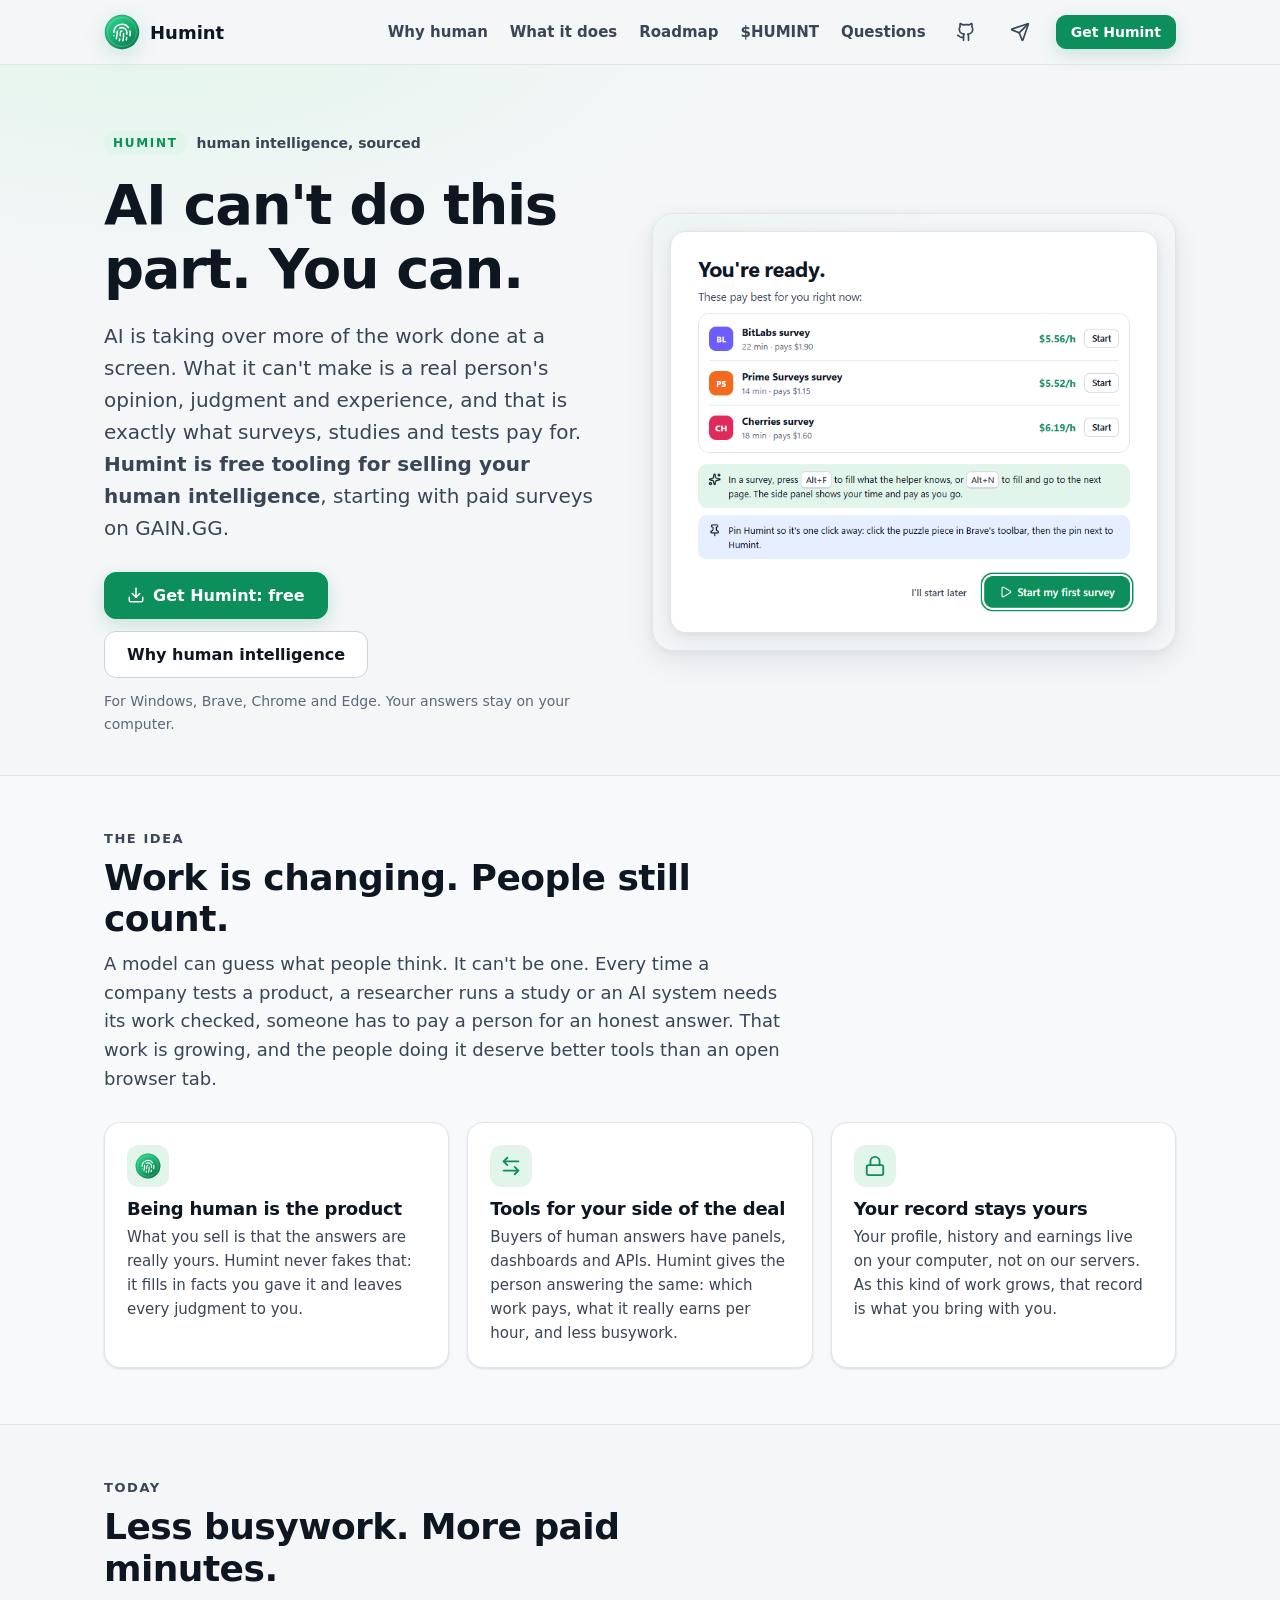
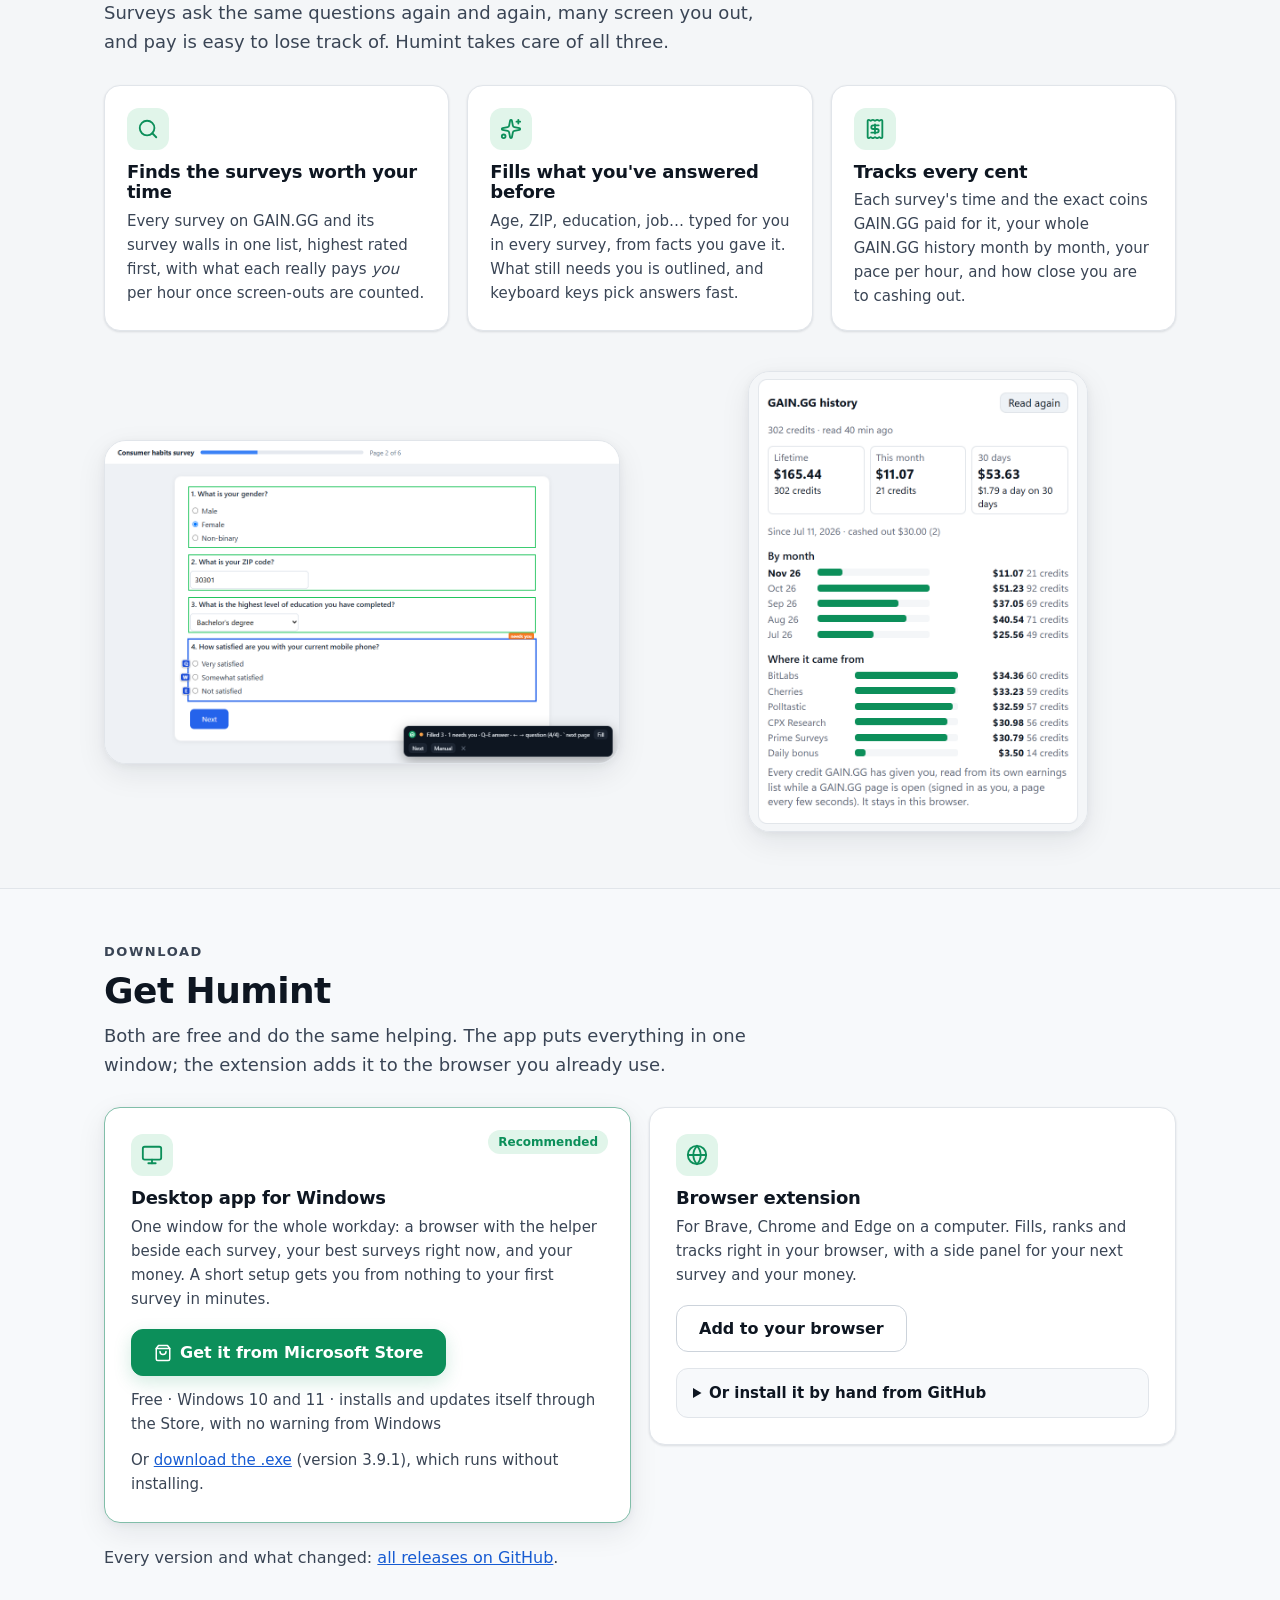
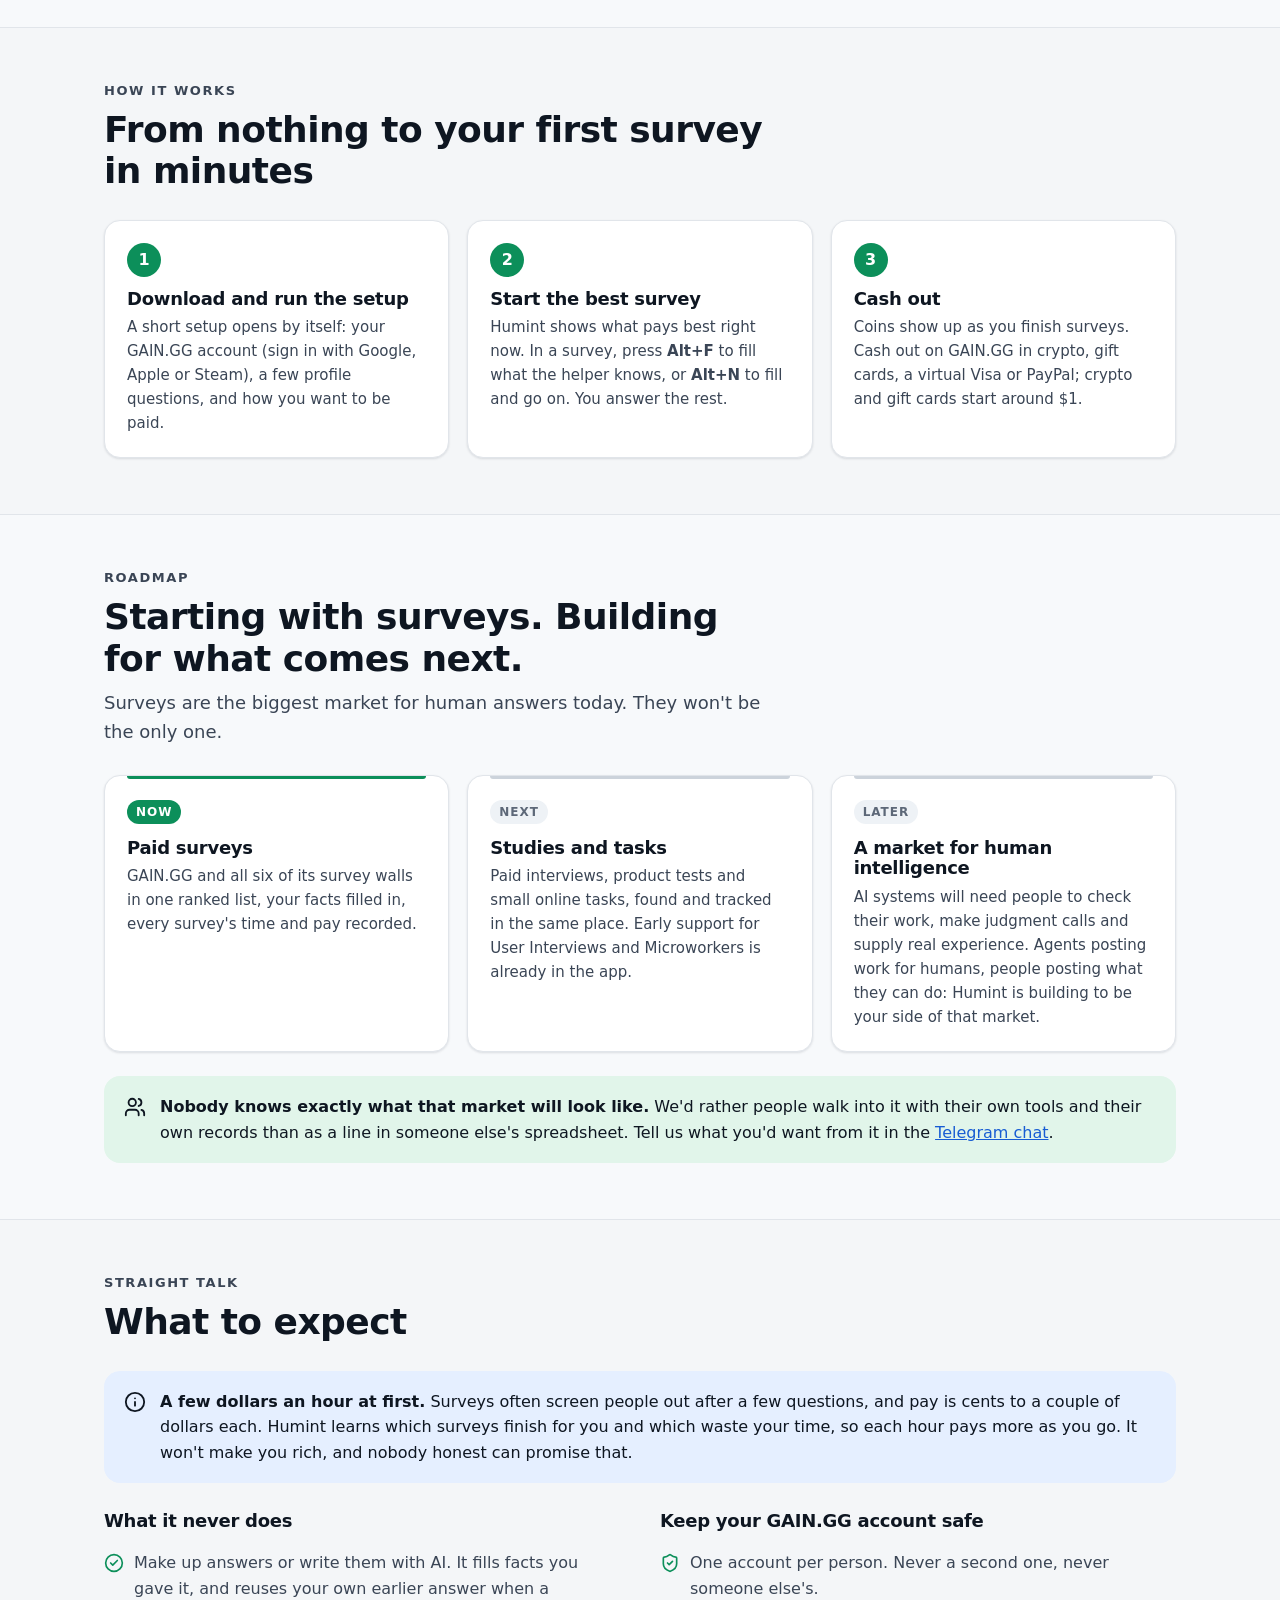
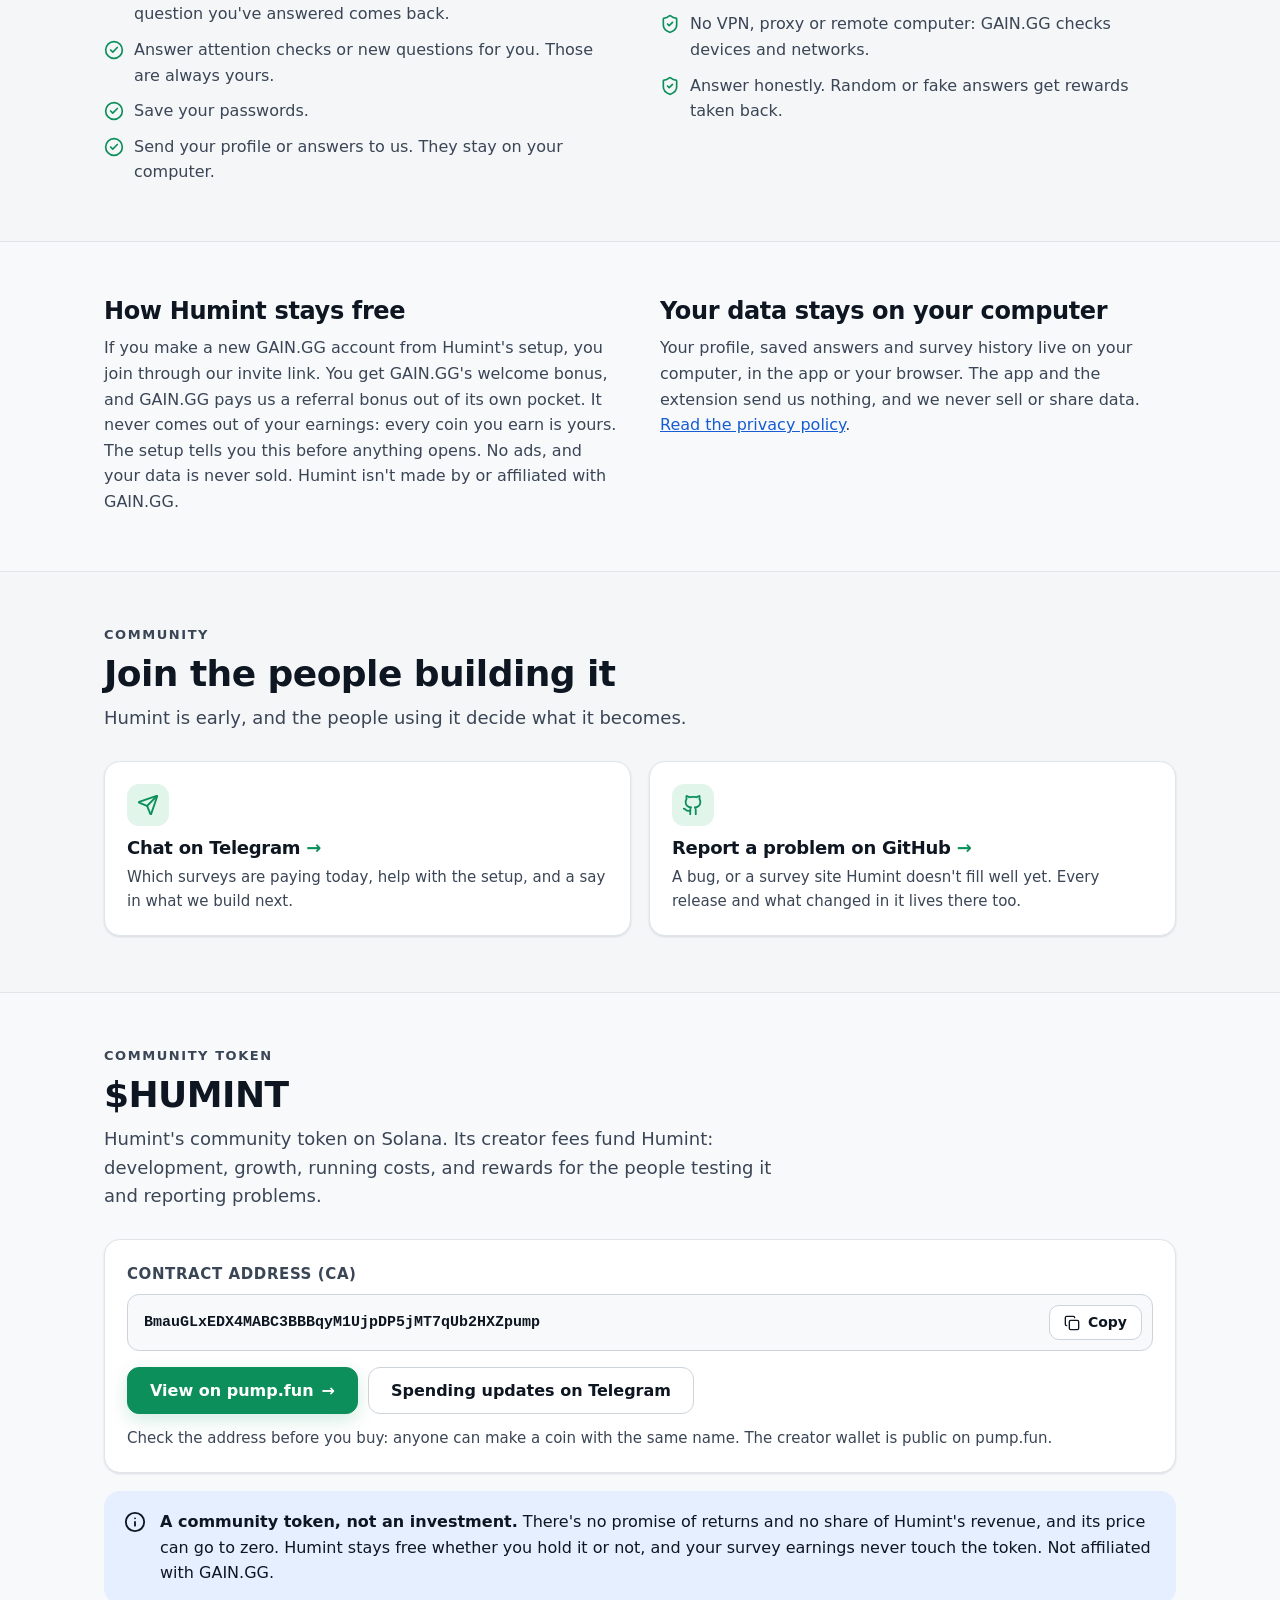
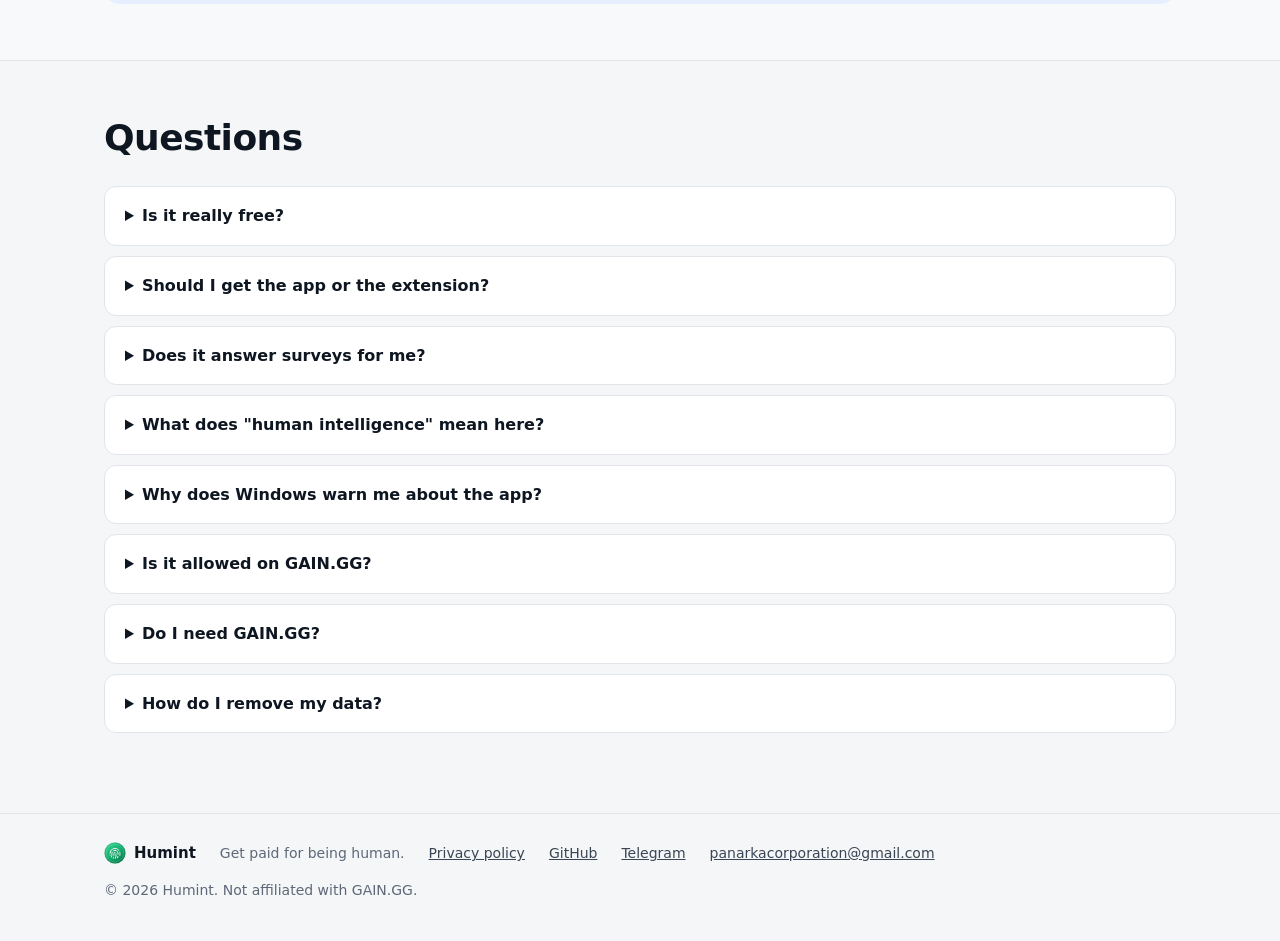
<file: index.html>
<!doctype html>
<html lang="en">
<head>
  <meta charset="utf-8">
  <meta name="viewport" content="width=device-width, initial-scale=1">
  <title>Humint: get paid for being human | Free paid-survey helper</title>
  <meta name="description" content="Free paid-survey helper for Windows, Brave, Chrome and Edge. Humint finds the GAIN.GG surveys worth your time, fills in facts you've given it, and tracks every cent. Your opinions stay yours.">
  <meta property="og:type" content="website">
  <meta property="og:site_name" content="Humint">
  <meta property="og:title" content="Humint: get paid for being human">
  <meta property="og:description" content="AI can't do this part. You can. Free tools for paid surveys: find the best ones, fill in your facts, track every cent.">
  <meta property="og:url" content="https://humint.space/">
  <meta property="og:image" content="https://humint.space/images/og-card.png">
  <meta property="og:image:width" content="1200">
  <meta property="og:image:height" content="630">
  <meta property="og:image:alt" content="Humint: AI can't do this part. You can. Free tools for paid surveys.">
  <link rel="canonical" href="https://humint.space/">
  <meta name="twitter:card" content="summary_large_image">
  <meta name="twitter:site" content="@humintspace">
  <script type="application/ld+json">
  {
    "@context": "https://schema.org",
    "@graph": [
      {
        "@type": "Organization",
        "@id": "https://humint.space/#org",
        "name": "Humint",
        "url": "https://humint.space/",
        "logo": "https://humint.space/favicon.png",
        "email": "panarkacorporation@gmail.com",
        "sameAs": ["https://x.com/humintspace", "https://t.me/HumIntSpace", "https://github.com/Hiturunk/humint"]
      },
      {
        "@type": "WebSite",
        "@id": "https://humint.space/#site",
        "name": "Humint",
        "url": "https://humint.space/",
        "publisher": { "@id": "https://humint.space/#org" }
      },
      {
        "@type": "SoftwareApplication",
        "name": "Humint for Windows",
        "operatingSystem": "Windows 10, Windows 11",
        "applicationCategory": "UtilitiesApplication",
        "description": "Desktop app for paid surveys on GAIN.GG: a built-in browser with a helper beside each survey, the best surveys right now ranked by rating and pay, form filling for facts you've given it, and earnings tracking.",
        "url": "https://humint.space/#get",
        "downloadUrl": "https://github.com/Hiturunk/humint/releases/latest",
        "installUrl": "https://apps.microsoft.com/detail/9PPH6FQV6DKN",
        "screenshot": "https://humint.space/images/ready-card.png",
        "offers": { "@type": "Offer", "price": "0", "priceCurrency": "USD" },
        "publisher": { "@id": "https://humint.space/#org" }
      },
      {
        "@type": "SoftwareApplication",
        "name": "Humint browser extension",
        "operatingSystem": "Windows, macOS, Linux",
        "applicationCategory": "BrowserApplication",
        "browserRequirements": "Brave, Google Chrome or Microsoft Edge on a computer",
        "description": "Browser extension for paid surveys on GAIN.GG: fills in facts you've given it, ranks surveys by rating and pay, and tracks your earnings in a side panel.",
        "url": "https://humint.space/#get",
        "screenshot": "https://humint.space/images/survey.png",
        "offers": { "@type": "Offer", "price": "0", "priceCurrency": "USD" },
        "publisher": { "@id": "https://humint.space/#org" }
      },
      {
        "@type": "FAQPage",
        "mainEntity": [
          { "@type": "Question", "name": "Is it really free?", "acceptedAnswer": { "@type": "Answer", "text": "Yes. There's nothing to buy and no ads. It's paid for by GAIN.GG's referral bonus when someone makes a new account through our invite link, which costs them nothing." } },
          { "@type": "Question", "name": "Should I get the app or the extension?", "acceptedAnswer": { "@type": "Answer", "text": "The app if you're on Windows and want everything in one window: it has its own browser with the helper beside each survey, and it keeps your best surveys up to date in the background. The extension if you'd rather keep working in Brave, Chrome or Edge. You can use both and link them; surveys from both show as one history." } },
          { "@type": "Question", "name": "Does it answer surveys for me?", "acceptedAnswer": { "@type": "Answer", "text": "No. It fills in facts you gave it (like your age or ZIP code), the same way your browser fills in your address. Attention checks and anything new are yours to answer. If the same question comes back within 30 days, it can reuse your own last answer; you can turn that off. In Auto mode it can press Next once a page is fully answered, but never a final Submit." } },
          { "@type": "Question", "name": "What does \"human intelligence\" mean here?", "acceptedAnswer": { "@type": "Answer", "text": "The things only a person can supply: an honest opinion, a judgment call, real experience of using a product or living somewhere. AI can do a lot of work, but it can't be a person, so the companies and systems that need people pay for this. Humint helps you supply it efficiently, and get paid properly for it." } },
          { "@type": "Question", "name": "Is it allowed on GAIN.GG?", "acceptedAnswer": { "@type": "Answer", "text": "Humint only types your own true facts and leaves every opinion to you. Follow GAIN.GG's rules (one account, no VPN, honest answers) and read its terms, since each site sets its own." } },
          { "@type": "Question", "name": "Do I need GAIN.GG?", "acceptedAnswer": { "@type": "Answer", "text": "The filling and tracking work on most survey sites. The setup, the ranked survey list and the exact pay for each survey are built around GAIN.GG." } }
        ]
      }
    ]
  }
  </script>
  <meta name="theme-color" content="#0c8f5a">
  <link rel="icon" href="images/mark.svg" type="image/svg+xml">
  <link rel="alternate icon" href="favicon.png" type="image/png">
  <link rel="stylesheet" href="styles.css">
</head>
<body>
  <header class="top">
    <div class="wrap">
      <a class="brand" href="#"><span class="logo"><img src="images/mark.svg" alt="" width="36" height="36"></span>Humint</a>
      <nav class="links"><a href="#why">Why human</a><a href="#what">What it does</a><a href="#next">Roadmap</a><a href="#token" data-needs="token" data-ticker>$HUMINT</a><a href="#faq">Questions</a></nav>
      <a class="icon-link" data-link="github" data-track="nav-github" aria-label="Humint on GitHub" title="GitHub"><svg viewBox="0 0 24 24" fill="none" stroke="currentColor" stroke-width="2" stroke-linecap="round" stroke-linejoin="round"><path d="M15 22v-4a4.8 4.8 0 0 0-1-3.5c3 0 6-2 6-5.5.08-1.25-.27-2.48-1-3.5.28-1.15.28-2.35 0-3.5 0 0-1 0-3 1.5-2.64-.5-5.36-.5-8 0C6 2 5 2 5 2c-.3 1.15-.3 2.35 0 3.5A5.403 5.403 0 0 0 4 9c0 3.5 3 5.5 6 5.5-.39.49-.68 1.05-.85 1.65-.17.6-.22 1.23-.15 1.85v4"/><path d="M9 18c-4.51 2-5-2-7-2"/></svg></a>
      <a class="icon-link" data-link="telegram" data-track="nav-telegram" aria-label="Humint chat on Telegram" title="Telegram"><svg viewBox="0 0 24 24" fill="none" stroke="currentColor" stroke-width="2" stroke-linecap="round" stroke-linejoin="round"><path d="M14.536 21.686a.5.5 0 0 0 .937-.024l6.5-19a.496.496 0 0 0-.635-.635l-19 6.5a.5.5 0 0 0-.024.937l7.93 3.18a2 2 0 0 1 1.112 1.11z"/><path d="m21.854 2.147-10.94 10.939"/></svg></a>
      <a class="btn primary sm" href="#get" data-track="nav-get">Get Humint</a>
    </div>
  </header>

  <main>
    <section class="hero">
      <div class="wrap">
        <div>
          <p class="kicker"><span>HUMINT</span> human intelligence, sourced</p>
          <h1>AI can't do this part. You&nbsp;can.</h1>
          <p class="lead">AI is taking over more of the work done at a screen. What it can't make is a real person's opinion, judgment and experience, and that is exactly what surveys, studies and tests pay for. <b>Humint is free tooling for selling your human intelligence</b>, starting with paid surveys on GAIN.GG.</p>
          <div class="cta">
            <a class="btn primary" href="#get" data-track="hero-get"><svg viewBox="0 0 24 24" fill="none" stroke="currentColor" stroke-width="2" stroke-linecap="round" stroke-linejoin="round"><path d="M12 15V3"/><path d="M21 15v4a2 2 0 0 1-2 2H5a2 2 0 0 1-2-2v-4"/><path d="m7 10 5 5 5-5"/></svg>Get Humint: free</a>
            <a class="btn" href="#why">Why human intelligence</a>
          </div>
          <p class="fine">For Windows, Brave, Chrome and Edge. Your answers stay on your computer.</p>
        </div>
        <img class="shot" src="images/ready-card.png" alt="Humint's setup showing the best GAIN.GG surveys right now, each with what it really pays per hour" width="728" height="588">
      </div>
    </section>

    <section id="why" class="band">
      <div class="wrap">
        <div class="sec-head"><p class="eyebrow">The idea</p><h2>Work is changing. People still count.</h2>
          <p>A model can guess what people think. It can't be one. Every time a company tests a product, a researcher runs a study or an AI system needs its work checked, someone has to pay a person for an honest answer. That work is growing, and the people doing it deserve better tools than an open browser tab.</p></div>
        <div class="cards">
          <div class="card"><span class="ic"><img src="images/mark.svg" alt="" width="26" height="26"></span>
            <h3>Being human is the product</h3><p>What you sell is that the answers are really yours. Humint never fakes that: it fills in facts you gave it and leaves every judgment to you.</p></div>
          <div class="card"><span class="ic"><svg viewBox="0 0 24 24" fill="none" stroke="currentColor" stroke-width="2" stroke-linecap="round" stroke-linejoin="round"><path d="M8 3 4 7l4 4"/><path d="M4 7h16"/><path d="m16 21 4-4-4-4"/><path d="M20 17H4"/></svg></span>
            <h3>Tools for your side of the deal</h3><p>Buyers of human answers have panels, dashboards and APIs. Humint gives the person answering the same: which work pays, what it really earns per hour, and less busywork.</p></div>
          <div class="card"><span class="ic"><svg viewBox="0 0 24 24" fill="none" stroke="currentColor" stroke-width="2" stroke-linecap="round" stroke-linejoin="round"><rect width="18" height="11" x="3" y="11" rx="2" ry="2"/><path d="M7 11V7a5 5 0 0 1 10 0v4"/></svg></span>
            <h3>Your record stays yours</h3><p>Your profile, history and earnings live on your computer, not on our servers. As this kind of work grows, that record is what you bring with you.</p></div>
        </div>
      </div>
    </section>

    <section id="what">
      <div class="wrap">
        <div class="sec-head"><p class="eyebrow">Today</p><h2>Less busywork. More paid minutes.</h2><p>Surveys ask the same questions again and again, many screen you out, and pay is easy to lose track of. Humint takes care of all three.</p></div>
        <div class="cards">
          <div class="card"><span class="ic"><svg viewBox="0 0 24 24" fill="none" stroke="currentColor" stroke-width="2" stroke-linecap="round" stroke-linejoin="round"><path d="m21 21-4.34-4.34"/><circle cx="11" cy="11" r="8"/></svg></span>
            <h3>Finds the surveys worth your time</h3><p>Every survey on GAIN.GG and its survey walls in one list, highest rated first, with what each really pays <em>you</em> per hour once screen-outs are counted.</p></div>
          <div class="card"><span class="ic"><svg viewBox="0 0 24 24" fill="none" stroke="currentColor" stroke-width="2" stroke-linecap="round" stroke-linejoin="round"><path d="M11.017 2.814a1 1 0 0 1 1.966 0l1.051 5.558a2 2 0 0 0 1.594 1.594l5.558 1.051a1 1 0 0 1 0 1.966l-5.558 1.051a2 2 0 0 0-1.594 1.594l-1.051 5.558a1 1 0 0 1-1.966 0l-1.051-5.558a2 2 0 0 0-1.594-1.594l-5.558-1.051a1 1 0 0 1 0-1.966l5.558-1.051a2 2 0 0 0 1.594-1.594z"/><path d="M20 2v4"/><path d="M22 4h-4"/><circle cx="4" cy="20" r="2"/></svg></span>
            <h3>Fills what you've answered before</h3><p>Age, ZIP, education, job… typed for you in every survey, from facts you gave it. What still needs you is outlined, and keyboard keys pick answers fast.</p></div>
          <div class="card"><span class="ic"><svg viewBox="0 0 24 24" fill="none" stroke="currentColor" stroke-width="2" stroke-linecap="round" stroke-linejoin="round"><path d="M12 17V7"/><path d="M16 8h-6a2 2 0 0 0 0 4h4a2 2 0 0 1 0 4H8"/><path d="M4 3a1 1 0 0 1 1-1 1.3 1.3 0 0 1 .7.2l.933.6a1.3 1.3 0 0 0 1.4 0l.934-.6a1.3 1.3 0 0 1 1.4 0l.933.6a1.3 1.3 0 0 0 1.4 0l.933-.6a1.3 1.3 0 0 1 1.4 0l.934.6a1.3 1.3 0 0 0 1.4 0l.933-.6A1.3 1.3 0 0 1 19 2a1 1 0 0 1 1 1v18a1 1 0 0 1-1 1 1.3 1.3 0 0 1-.7-.2l-.933-.6a1.3 1.3 0 0 0-1.4 0l-.934.6a1.3 1.3 0 0 1-1.4 0l-.933-.6a1.3 1.3 0 0 0-1.4 0l-.933.6a1.3 1.3 0 0 1-1.4 0l-.934-.6a1.3 1.3 0 0 0-1.4 0l-.933.6a1.3 1.3 0 0 1-.7.2 1 1 0 0 1-1-1z"/></svg></span>
            <h3>Tracks every cent</h3><p>Each survey's time and the exact coins GAIN.GG paid for it, your whole GAIN.GG history month by month, your pace per hour, and how close you are to cashing out.</p></div>
        </div>
        <div class="split" style="margin-top:40px">
          <img class="shot" src="images/survey.png" alt="A survey with gender, ZIP and education filled in by Humint, and the opinion question outlined for the user" width="1136" height="710" loading="lazy">
          <img class="shot" src="images/panel-history.png" alt="Humint's side panel: your GAIN.GG history, with your lifetime total, this month, the last 30 days, each month, and which survey providers paid most" width="380" height="501" style="max-width:340px;justify-self:center" loading="lazy">
        </div>
      </div>
    </section>

    <section id="get" class="band">
      <div class="wrap">
        <div class="sec-head"><p class="eyebrow">Download</p><h2>Get Humint</h2><p>Both are free and do the same helping. The app puts everything in one window; the extension adds it to the browser you already use.</p></div>
        <div class="get">
          <div class="card pick">
            <span class="tag">Recommended</span>
            <span class="ic"><svg viewBox="0 0 24 24" fill="none" stroke="currentColor" stroke-width="2" stroke-linecap="round" stroke-linejoin="round"><rect width="20" height="14" x="2" y="3" rx="2"/><line x1="8" x2="16" y1="21" y2="21"/><line x1="12" x2="12" y1="17" y2="21"/></svg></span>
            <h3>Desktop app for Windows</h3>
            <p>One window for the whole workday: a browser with the helper beside each survey, your best surveys right now, and your money. A short setup gets you from nothing to your first survey in minutes.</p>
            <a class="btn primary" data-needs="msstore" data-link="msstore" data-track="msstore-app"><svg viewBox="0 0 24 24" fill="none" stroke="currentColor" stroke-width="2" stroke-linecap="round" stroke-linejoin="round"><path d="M6 2 3 6v14a2 2 0 0 0 2 2h14a2 2 0 0 0 2-2V6l-3-4Z"/><path d="M3 6h18"/><path d="M16 10a4 4 0 0 1-8 0"/></svg>Get it from Microsoft Store</a>
            <a class="btn primary" data-unless="msstore" data-dl="app" data-track="download-app"><svg viewBox="0 0 24 24" fill="none" stroke="currentColor" stroke-width="2" stroke-linecap="round" stroke-linejoin="round"><path d="M12 15V3"/><path d="M21 15v4a2 2 0 0 1-2 2H5a2 2 0 0 1-2-2v-4"/><path d="m7 10 5 5 5-5"/></svg><span data-label>Download for Windows</span></a>
            <p class="fine" data-needs="msstore">Free · Windows 10 and 11 · installs and updates itself through the Store, with no warning from Windows</p>
            <p class="fine" data-unless="msstore">Version <span data-v>3.9.1</span> · <span data-size="app">93 MB</span> · Windows 10 and 11 · nothing to install, just run it</p>
            <p class="fine" data-needs="msstore github">Or <a data-dl="app" data-track="download-app">download the .exe</a> (version <span data-v>3.9.1</span>), which runs without installing.</p>
            <p class="fine" data-needs="github" data-unless="msstore signed">Windows may say it "protected your PC", because the app isn't code-signed yet. Choose <b>More info</b>, then <b>Run anyway</b>. To check the file is ours, compare its checksum with the one on the <a data-link="releases" data-track="releases-app">release page</a>.</p>
            <p class="fine" data-needs="github signed" data-unless="msstore">Signed by <b data-signed-by></b>. A brand-new version can still get "Windows protected your PC" for its first days: check that <b>More info</b> names <b data-signed-by></b>, then choose <b>Run anyway</b>.</p>
          </div>
          <div class="card pick">
            <span class="ic"><svg viewBox="0 0 24 24" fill="none" stroke="currentColor" stroke-width="2" stroke-linecap="round" stroke-linejoin="round"><circle cx="12" cy="12" r="10"/><path d="M12 2a14.5 14.5 0 0 0 0 20 14.5 14.5 0 0 0 0-20"/><path d="M2 12h20"/></svg></span>
            <h3>Browser extension</h3>
            <p>For Brave, Chrome and Edge on a computer. Fills, ranks and tracks right in your browser, with a side panel for your next survey and your money.</p>
            <a class="btn" data-install data-track="install-store">Add to your browser</a>
            <details class="manual" data-needs="github"><summary>Or install it by hand from GitHub</summary>
              <ol>
                <li><a data-dl="ext" data-track="download-ext">Download the extension</a> (version <span data-v>3.9.1</span>) and unzip it into a folder you'll keep.</li>
                <li>Open <code>brave://extensions</code> or <code>chrome://extensions</code> and turn on <b>Developer mode</b>.</li>
                <li>Click <b>Load unpacked</b> and pick the folder. The setup opens by itself.</li>
              </ol>
              <p class="fine">Keep the folder where it is: your browser ties the extension's saved data to it. To update, replace the files and press reload on the extension's card.</p>
            </details>
          </div>
        </div>
        <p class="after" data-needs="github">Every version and what changed: <a data-link="releases" data-track="releases">all releases on GitHub</a>.</p>
      </div>
    </section>

    <section id="how">
      <div class="wrap">
        <div class="sec-head"><p class="eyebrow">How it works</p><h2>From nothing to your first survey in minutes</h2></div>
        <div class="steps">
          <div class="card"><h3>Download and run the setup</h3><p>A short setup opens by itself: your GAIN.GG account (sign in with Google, Apple or Steam), a few profile questions, and how you want to be paid.</p></div>
          <div class="card"><h3>Start the best survey</h3><p>Humint shows what pays best right now. In a survey, press <b>Alt+F</b> to fill what the helper knows, or <b>Alt+N</b> to fill and go on. You answer the rest.</p></div>
          <div class="card"><h3>Cash out</h3><p>Coins show up as you finish surveys. Cash out on GAIN.GG in crypto, gift cards, a virtual Visa or PayPal; crypto and gift cards start around $1.</p></div>
        </div>
      </div>
    </section>

    <section id="next" class="band">
      <div class="wrap">
        <div class="sec-head"><p class="eyebrow">Roadmap</p><h2>Starting with surveys. Building for what comes next.</h2>
          <p>Surveys are the biggest market for human answers today. They won't be the only one.</p></div>
        <ol class="road">
          <li class="now"><span class="when">Now</span>
            <h3>Paid surveys</h3>
            <p>GAIN.GG and all six of its survey walls in one ranked list, your facts filled in, every survey's time and pay recorded.</p></li>
          <li><span class="when">Next</span>
            <h3>Studies and tasks</h3>
            <p>Paid interviews, product tests and small online tasks, found and tracked in the same place. Early support for User Interviews and Microworkers is already in the app.</p></li>
          <li><span class="when">Later</span>
            <h3>A market for human intelligence</h3>
            <p>AI systems will need people to check their work, make judgment calls and supply real experience. Agents posting work for humans, people posting what they can do: Humint is building to be your side of that market.</p></li>
        </ol>
        <div class="notice ok"><svg viewBox="0 0 24 24" fill="none" stroke="currentColor" stroke-width="2" stroke-linecap="round" stroke-linejoin="round"><path d="M16 21v-2a4 4 0 0 0-4-4H6a4 4 0 0 0-4 4v2"/><circle cx="9" cy="7" r="4"/><path d="M22 21v-2a4 4 0 0 0-3-3.87"/><path d="M16 3.13a4 4 0 0 1 0 7.75"/></svg>
          <div><b>Nobody knows exactly what that market will look like.</b> We'd rather people walk into it with their own tools and their own records than as a line in someone else's spreadsheet. <span data-needs="telegram">Tell us what you'd want from it in the <a data-link="telegram" data-track="roadmap-telegram">Telegram chat</a>.</span></div></div>
      </div>
    </section>

    <section id="honest">
      <div class="wrap">
        <div class="sec-head"><p class="eyebrow">Straight talk</p><h2>What to expect</h2></div>
        <div class="notice"><svg viewBox="0 0 24 24" fill="none" stroke="currentColor" stroke-width="2" stroke-linecap="round" stroke-linejoin="round"><circle cx="12" cy="12" r="10"/><path d="M12 16v-4"/><path d="M12 8h.01"/></svg>
          <div><b>A few dollars an hour at first.</b> Surveys often screen people out after a few questions, and pay is cents to a couple of dollars each. Humint learns which surveys finish for you and which waste your time, so each hour pays more as you go. It won't make you rich, and nobody honest can promise that.</div></div>
        <div class="split" style="margin-top:28px;align-items:start">
          <div>
            <h3>What it never does</h3>
            <ul class="ticks">
              <li><svg viewBox="0 0 24 24" fill="none" stroke="currentColor" stroke-width="2" stroke-linecap="round" stroke-linejoin="round"><circle cx="12" cy="12" r="10"/><path d="m16 9-5.5 5.5L8 12"/></svg>Make up answers or write them with AI. It fills facts you gave it, and reuses your own earlier answer when a question you've answered comes back.</li>
              <li><svg viewBox="0 0 24 24" fill="none" stroke="currentColor" stroke-width="2" stroke-linecap="round" stroke-linejoin="round"><circle cx="12" cy="12" r="10"/><path d="m16 9-5.5 5.5L8 12"/></svg>Answer attention checks or new questions for you. Those are always yours.</li>
              <li><svg viewBox="0 0 24 24" fill="none" stroke="currentColor" stroke-width="2" stroke-linecap="round" stroke-linejoin="round"><circle cx="12" cy="12" r="10"/><path d="m16 9-5.5 5.5L8 12"/></svg>Save your passwords.</li>
              <li><svg viewBox="0 0 24 24" fill="none" stroke="currentColor" stroke-width="2" stroke-linecap="round" stroke-linejoin="round"><circle cx="12" cy="12" r="10"/><path d="m16 9-5.5 5.5L8 12"/></svg>Send your profile or answers to us. They stay on your computer.</li>
            </ul>
          </div>
          <div>
            <h3>Keep your GAIN.GG account safe</h3>
            <ul class="ticks">
              <li><svg viewBox="0 0 24 24" fill="none" stroke="currentColor" stroke-width="2" stroke-linecap="round" stroke-linejoin="round"><path d="M20 13c0 5-3.5 7.5-7.66 8.95a1 1 0 0 1-.67-.01C7.5 20.5 4 18 4 13V6a1 1 0 0 1 1-1c2 0 4.5-1.2 6.24-2.72a1.17 1.17 0 0 1 1.52 0C14.51 3.81 17 5 19 5a1 1 0 0 1 1 1z"/><path d="m9 12 2 2 4-4"/></svg>One account per person. Never a second one, never someone else's.</li>
              <li><svg viewBox="0 0 24 24" fill="none" stroke="currentColor" stroke-width="2" stroke-linecap="round" stroke-linejoin="round"><path d="M20 13c0 5-3.5 7.5-7.66 8.95a1 1 0 0 1-.67-.01C7.5 20.5 4 18 4 13V6a1 1 0 0 1 1-1c2 0 4.5-1.2 6.24-2.72a1.17 1.17 0 0 1 1.52 0C14.51 3.81 17 5 19 5a1 1 0 0 1 1 1z"/><path d="m9 12 2 2 4-4"/></svg>No VPN, proxy or remote computer: GAIN.GG checks devices and networks.</li>
              <li><svg viewBox="0 0 24 24" fill="none" stroke="currentColor" stroke-width="2" stroke-linecap="round" stroke-linejoin="round"><path d="M20 13c0 5-3.5 7.5-7.66 8.95a1 1 0 0 1-.67-.01C7.5 20.5 4 18 4 13V6a1 1 0 0 1 1-1c2 0 4.5-1.2 6.24-2.72a1.17 1.17 0 0 1 1.52 0C14.51 3.81 17 5 19 5a1 1 0 0 1 1 1z"/><path d="m9 12 2 2 4-4"/></svg>Answer honestly. Random or fake answers get rewards taken back.</li>
            </ul>
          </div>
        </div>
      </div>
    </section>

    <section id="partner" class="band">
      <div class="wrap">
        <div class="split" style="align-items:start">
          <div>
            <h2 class="h3ish">How Humint stays free</h2>
            <p class="body">If you make a new GAIN.GG account from Humint's setup, you join through our invite link. You get GAIN.GG's welcome bonus, and GAIN.GG pays us a referral bonus out of its own pocket. It never comes out of your earnings: every coin you earn is yours. The setup tells you this before anything opens. No ads, and your data is never sold. Humint isn't made by or affiliated with GAIN.GG.</p>
          </div>
          <div id="privacy">
            <h2 class="h3ish">Your data stays on your computer</h2>
            <p class="body">Your profile, saved answers and survey history live on your computer, in the app or your browser. The app and the extension send us nothing, and we never sell or share data. <span data-needs="goatcounter">This website counts visits and download clicks with GoatCounter, without cookies and without keeping anything that identifies you.</span> <a href="privacy.html">Read the privacy policy</a>.</p>
          </div>
        </div>
      </div>
    </section>

    <section id="community" data-needs="telegram">
      <div class="wrap">
        <div class="sec-head"><p class="eyebrow">Community</p><h2>Join the people building it</h2><p>Humint is early, and the people using it decide what it becomes.</p></div>
        <div class="get">
          <a class="card link-card" data-link="telegram" data-track="community-telegram"><span class="ic"><svg viewBox="0 0 24 24" fill="none" stroke="currentColor" stroke-width="2" stroke-linecap="round" stroke-linejoin="round"><path d="M14.536 21.686a.5.5 0 0 0 .937-.024l6.5-19a.496.496 0 0 0-.635-.635l-19 6.5a.5.5 0 0 0-.024.937l7.93 3.18a2 2 0 0 1 1.112 1.11z"/><path d="m21.854 2.147-10.94 10.939"/></svg></span>
            <h3>Chat on Telegram <span aria-hidden="true">→</span></h3><p>Which surveys are paying today, help with the setup, and a say in what we build next.</p></a>
          <a class="card link-card" data-link="issues" data-track="community-github"><span class="ic"><svg viewBox="0 0 24 24" fill="none" stroke="currentColor" stroke-width="2" stroke-linecap="round" stroke-linejoin="round"><path d="M15 22v-4a4.8 4.8 0 0 0-1-3.5c3 0 6-2 6-5.5.08-1.25-.27-2.48-1-3.5.28-1.15.28-2.35 0-3.5 0 0-1 0-3 1.5-2.64-.5-5.36-.5-8 0C6 2 5 2 5 2c-.3 1.15-.3 2.35 0 3.5A5.403 5.403 0 0 0 4 9c0 3.5 3 5.5 6 5.5-.39.49-.68 1.05-.85 1.65-.17.6-.22 1.23-.15 1.85v4"/><path d="M9 18c-4.51 2-5-2-7-2"/></svg></span>
            <h3>Report a problem on GitHub <span aria-hidden="true">→</span></h3><p>A bug, or a survey site Humint doesn't fill well yet. Every release and what changed in it lives there too.</p></a>
        </div>
      </div>
    </section>

    <section id="token" class="band" data-needs="token">
      <div class="wrap">
        <div class="sec-head"><p class="eyebrow">Community token</p><h2 data-ticker>$HUMINT</h2>
          <p>Humint's community token on Solana. Its creator fees fund Humint: development, growth, running costs, and rewards for the people testing it and reporting problems.</p></div>
        <div class="card token-card">
          <p class="ca-label">Contract address (CA)</p>
          <div class="ca"><code data-ca></code>
            <button class="btn sm" type="button" data-copy-ca data-track="token-copy-ca"><svg viewBox="0 0 24 24" fill="none" stroke="currentColor" stroke-width="2" stroke-linecap="round" stroke-linejoin="round"><rect width="14" height="14" x="8" y="8" rx="2" ry="2"/><path d="M4 16c-1.1 0-2-.9-2-2V4c0-1.1.9-2 2-2h10c1.1 0 2 .9 2 2"/></svg><span data-label>Copy</span></button></div>
          <div class="token-actions">
            <a class="btn primary" data-link="token" data-track="token-pumpfun">View on pump.fun <span aria-hidden="true">→</span></a>
            <a class="btn" data-link="telegram" data-track="token-telegram">Spending updates on Telegram</a>
          </div>
          <p class="fine">Check the address before you buy: anyone can make a coin with the same name. The creator wallet is public on pump.fun.</p>
        </div>
        <div class="notice"><svg viewBox="0 0 24 24" fill="none" stroke="currentColor" stroke-width="2" stroke-linecap="round" stroke-linejoin="round"><circle cx="12" cy="12" r="10"/><path d="M12 16v-4"/><path d="M12 8h.01"/></svg>
          <div><b>A community token, not an investment.</b> There's no promise of returns and no share of Humint's revenue, and its price can go to zero. Humint stays free whether you hold it or not, and your survey earnings never touch the token. Not affiliated with GAIN.GG.</div></div>
      </div>
    </section>

    <section id="faq">
      <div class="wrap">
        <div class="sec-head"><h2>Questions</h2></div>
        <details><summary>Is it really free?</summary><p>Yes. There's nothing to buy and no ads. It's paid for by GAIN.GG's referral bonus when someone makes a new account through our invite link, which costs them nothing.</p></details>
        <details><summary>Should I get the app or the extension?</summary><p>The app if you're on Windows and want everything in one window: it has its own browser with the helper beside each survey, and it keeps your best surveys up to date in the background. The extension if you'd rather keep working in Brave, Chrome or Edge. You can use both and link them; surveys from both show as one history.</p></details>
        <details><summary>Does it answer surveys for me?</summary><p>No. It fills in facts you gave it (like your age or ZIP code), the same way your browser fills in your address. Attention checks and anything new are yours to answer. If the same question comes back within 30 days, it can reuse your own last answer; you can turn that off. In Auto mode it can press Next once a page is fully answered, but never a final Submit.</p></details>
        <details><summary>What does "human intelligence" mean here?</summary><p>The things only a person can supply: an honest opinion, a judgment call, real experience of using a product or living somewhere. AI can do a lot of work, but it can't be a person, so the companies and systems that need people pay for this. Humint helps you supply it efficiently, and get paid properly for it.</p></details>
        <details><summary>Why does Windows warn me about the app?</summary>
          <p data-needs="msstore">It doesn't if you get it from the <a data-link="msstore" data-track="faq-msstore">Microsoft Store</a>: Microsoft checks and signs the Store version, and it installs and updates like any other Store app.
            <span data-unless="signed">The .exe on GitHub is the same app without installing, and it isn't code-signed yet, so Windows SmartScreen may stop it: choose <b>More info</b>, then <b>Run anyway</b>.</span>
            <span data-needs="signed">The .exe on GitHub is the same app without installing, signed by <b data-signed-by></b>.</span></p>
          <p data-needs="signed" data-unless="msstore">The app is signed by <b data-signed-by></b>, so Windows can tell who made it. Windows SmartScreen can still stop a brand-new version for its first days, until enough people have run it. If it does, choose <b>More info</b>, check that the publisher is <b data-signed-by></b>, then choose <b>Run anyway</b>.</p>
          <p data-unless="msstore signed">The app isn't code-signed yet, so Windows SmartScreen doesn't know who made it and stops it the first time. Choose <b>More info</b>, then <b>Run anyway</b>.</p>
          <p data-needs="github">To be sure a download is ours, get it only from this site or our <a data-link="releases" data-track="faq-releases">GitHub releases</a>, and compare its checksum with the one in <code>SHA256SUMS.txt</code> on the release page. In PowerShell: <code>Get-FileHash .\Humint-<span data-v>3.9.1</span>-portable.exe</code></p>
        </details>
        <details><summary>Is it allowed on GAIN.GG?</summary><p>Humint only types your own true facts and leaves every opinion to you. Follow GAIN.GG's rules (one account, no VPN, honest answers) and read its terms, since each site sets its own.</p></details>
        <details><summary>Do I need GAIN.GG?</summary><p>The filling and tracking work on most survey sites. The setup, the ranked survey list and the exact pay for each survey are built around GAIN.GG.</p></details>
        <details><summary>How do I remove my data?</summary><p>In the extension, open Options and choose "Erase all data", or uninstall it. For the app, delete the app and its data folder, <code>%APPDATA%\Survey Helper</code>.<span data-needs="msstore"> The Microsoft Store version: uninstall it in Settings → Apps, which removes the data it made, and delete that folder too if you used the .exe before.</span></p></details>
      </div>
    </section>
  </main>

  <footer>
    <div class="wrap">
      <span class="brand small-brand"><img src="images/mark.svg" alt="" width="22" height="22">Humint</span>
      <span>Get paid for being human.</span>
      <a href="privacy.html">Privacy policy</a>
      <a data-link="github" data-track="footer-github">GitHub</a>
      <a data-link="telegram" data-track="footer-telegram">Telegram</a>
      <a href="mailto:panarkacorporation@gmail.com">panarkacorporation@gmail.com</a>
      <span>© <span id="year">2026</span> Humint. Not affiliated with GAIN.GG.</span>
    </div>
  </footer>
  <script src="config.js"></script>
  <script src="site.js"></script>
</body>
</html>
</file>
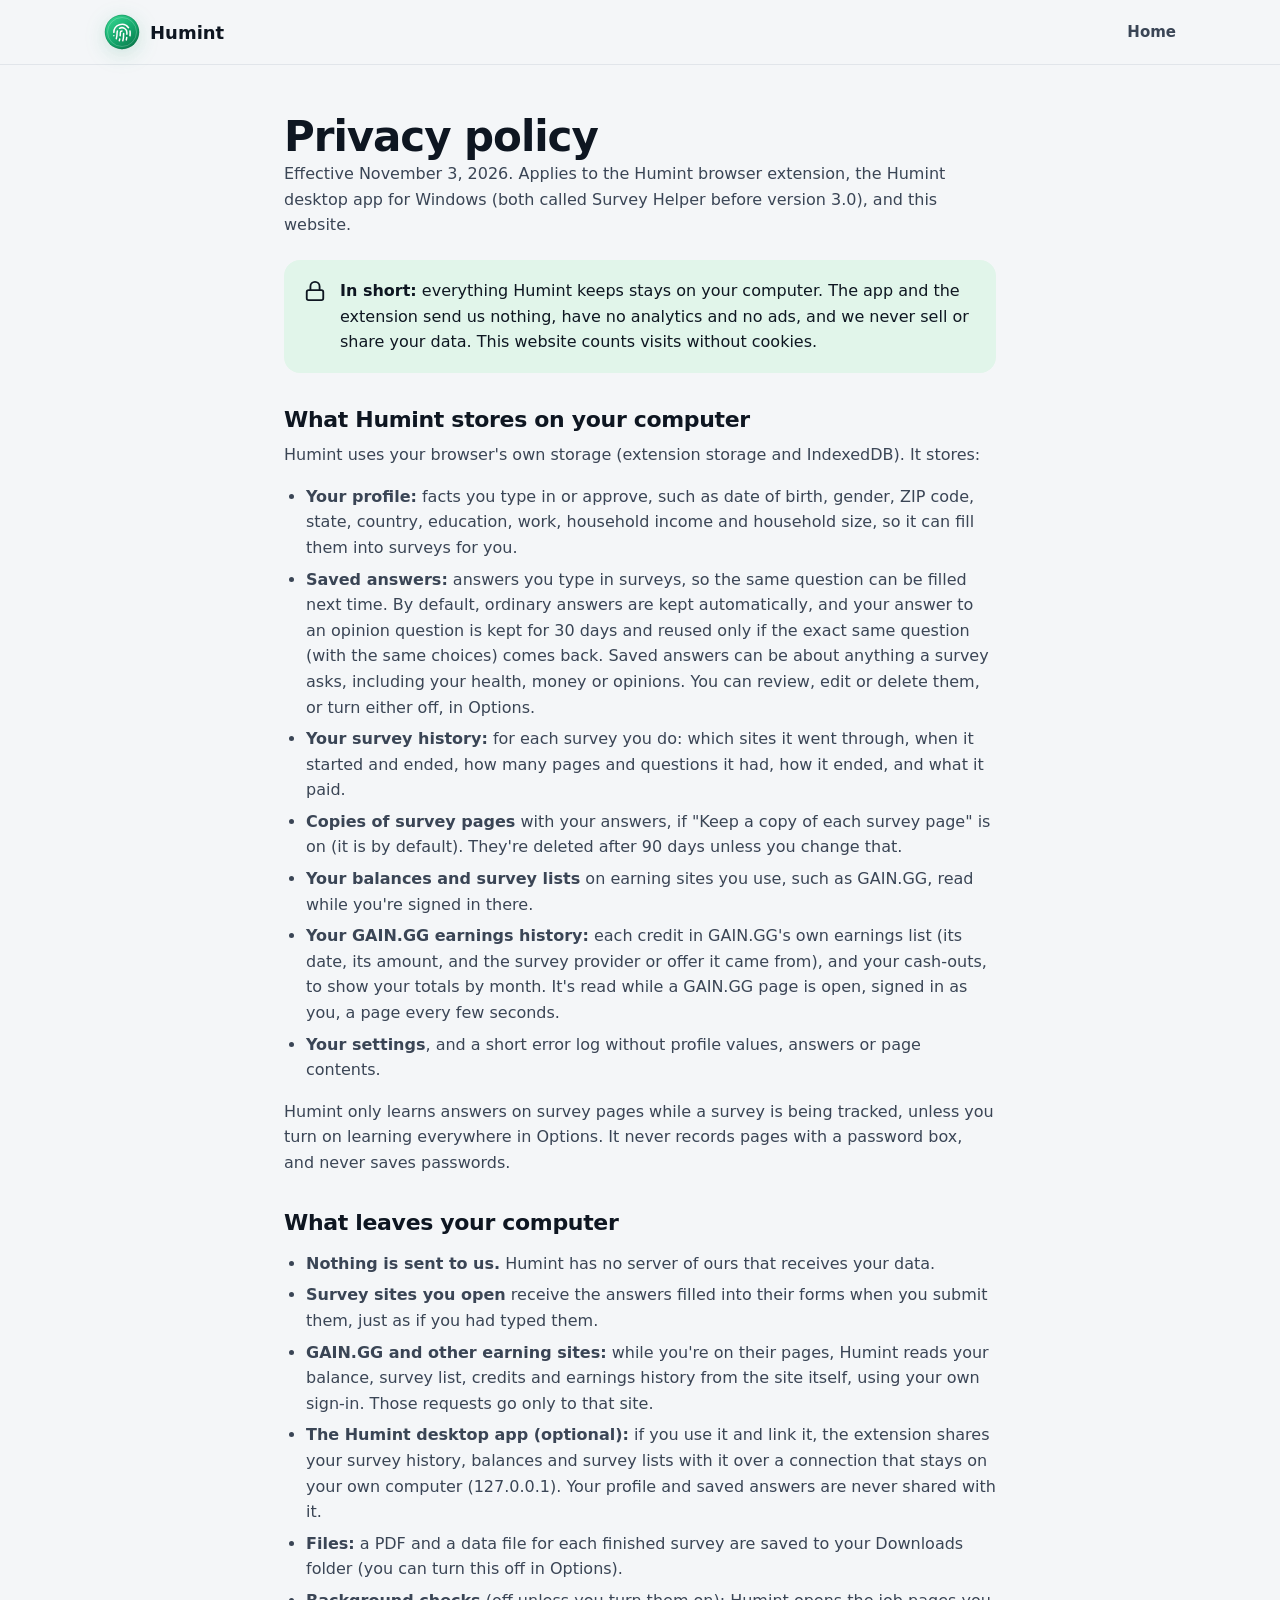
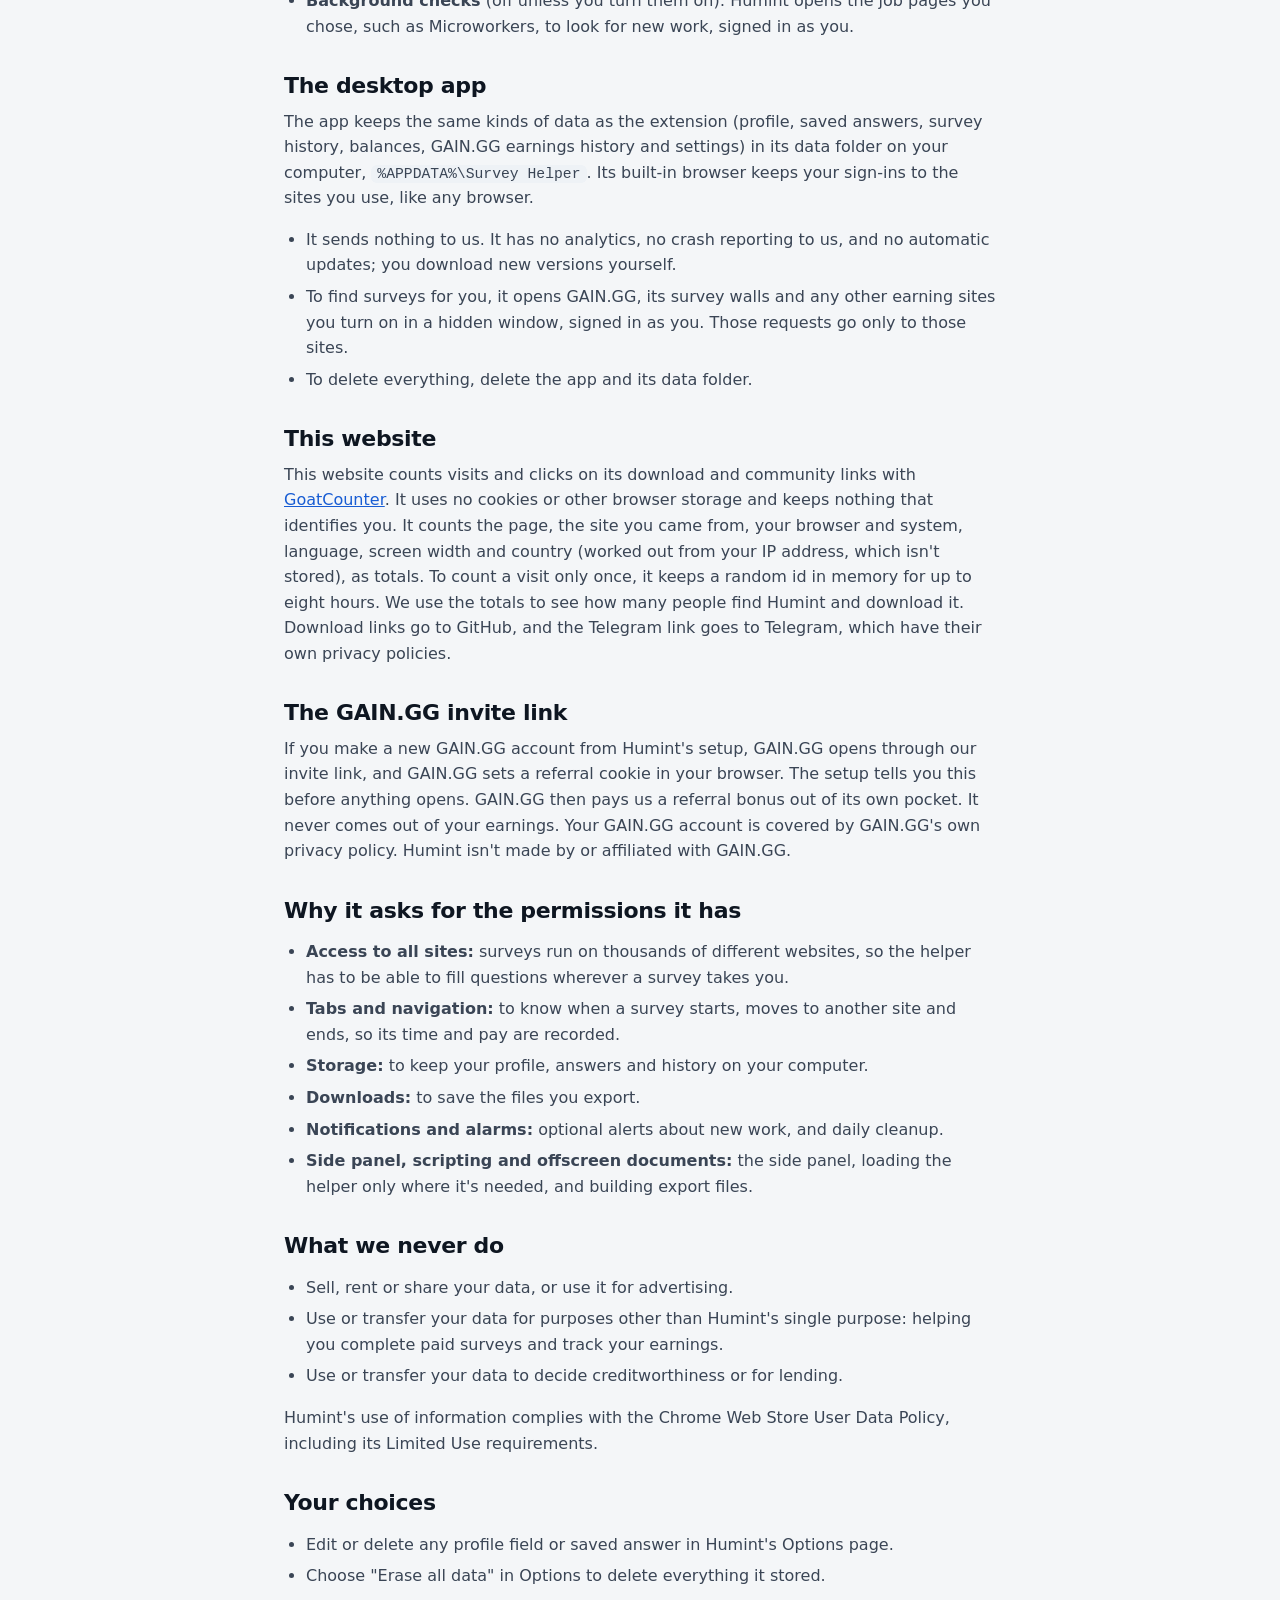
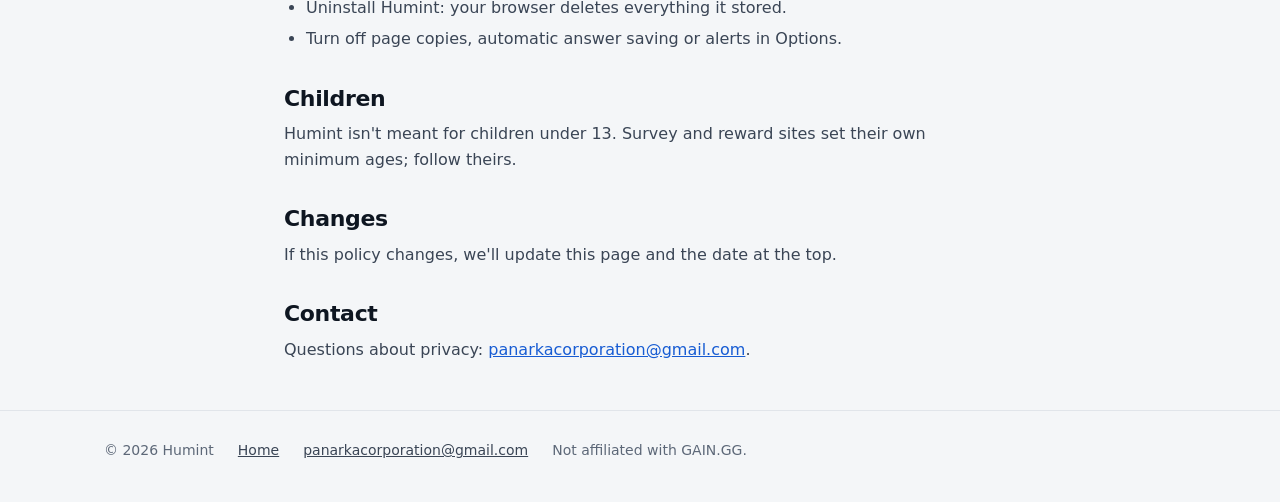
<file: privacy.html>
<!doctype html>
<html lang="en">
<head>
  <meta charset="utf-8">
  <meta name="viewport" content="width=device-width, initial-scale=1">
  <title>Privacy policy: Humint</title>
  <meta name="description" content="Humint keeps your data on your computer. What the app, the extension and this website store, what leaves your device, and how to delete it.">
  <link rel="canonical" href="https://humint.space/privacy.html">
  <meta property="og:type" content="article">
  <meta property="og:site_name" content="Humint">
  <meta property="og:title" content="Humint's privacy policy">
  <meta property="og:description" content="Everything Humint keeps stays on your computer. What's stored, what leaves your device, and how to delete it.">
  <meta property="og:url" content="https://humint.space/privacy.html">
  <meta property="og:image" content="https://humint.space/images/og-card.png">
  <meta name="twitter:card" content="summary_large_image">
  <meta name="twitter:site" content="@humintspace">
  <link rel="icon" href="images/mark.svg" type="image/svg+xml">
  <link rel="alternate icon" href="favicon.png" type="image/png">
  <link rel="stylesheet" href="styles.css">
</head>
<body>
  <header class="top">
    <div class="wrap">
      <a class="brand" href="index.html"><span class="logo"><img src="images/mark.svg" alt="" width="36" height="36"></span>Humint</a>
      <nav class="links"><a href="index.html">Home</a></nav>
    </div>
  </header>
  <main class="doc">
    <h1>Privacy policy</h1>
    <p class="muted">Effective November 3, 2026. Applies to the Humint browser extension, the Humint desktop app for Windows (both called Survey Helper before version 3.0), and this website.</p>

    <div class="notice ok summary"><svg viewBox="0 0 24 24" fill="none" stroke="currentColor" stroke-width="2" stroke-linecap="round" stroke-linejoin="round"><rect width="18" height="11" x="3" y="11" rx="2" ry="2"/><path d="M7 11V7a5 5 0 0 1 10 0v4"/></svg>
      <div><b>In short:</b> everything Humint keeps stays on your computer. The app and the extension send us nothing, have no analytics and no ads, and we never sell or share your data. This website counts visits without cookies.</div></div>

    <h2>What Humint stores on your computer</h2>
    <p>Humint uses your browser's own storage (extension storage and IndexedDB). It stores:</p>
    <ul>
      <li><b>Your profile:</b> facts you type in or approve, such as date of birth, gender, ZIP code, state, country, education, work, household income and household size, so it can fill them into surveys for you.</li>
      <li><b>Saved answers:</b> answers you type in surveys, so the same question can be filled next time. By default, ordinary answers are kept automatically, and your answer to an opinion question is kept for 30 days and reused only if the exact same question (with the same choices) comes back. Saved answers can be about anything a survey asks, including your health, money or opinions. You can review, edit or delete them, or turn either off, in Options.</li>
      <li><b>Your survey history:</b> for each survey you do: which sites it went through, when it started and ended, how many pages and questions it had, how it ended, and what it paid.</li>
      <li><b>Copies of survey pages</b> with your answers, if "Keep a copy of each survey page" is on (it is by default). They're deleted after 90 days unless you change that.</li>
      <li><b>Your balances and survey lists</b> on earning sites you use, such as GAIN.GG, read while you're signed in there.</li>
      <li><b>Your GAIN.GG earnings history:</b> each credit in GAIN.GG's own earnings list (its date, its amount, and the survey provider or offer it came from), and your cash-outs, to show your totals by month. It's read while a GAIN.GG page is open, signed in as you, a page every few seconds.</li>
      <li><b>Your settings</b>, and a short error log without profile values, answers or page contents.</li>
    </ul>
    <p>Humint only learns answers on survey pages while a survey is being tracked, unless you turn on learning everywhere in Options. It never records pages with a password box, and never saves passwords.</p>

    <h2>What leaves your computer</h2>
    <ul>
      <li><b>Nothing is sent to us.</b> Humint has no server of ours that receives your data.</li>
      <li><b>Survey sites you open</b> receive the answers filled into their forms when you submit them, just as if you had typed them.</li>
      <li><b>GAIN.GG and other earning sites:</b> while you're on their pages, Humint reads your balance, survey list, credits and earnings history from the site itself, using your own sign-in. Those requests go only to that site.</li>
      <li><b>The Humint desktop app (optional):</b> if you use it and link it, the extension shares your survey history, balances and survey lists with it over a connection that stays on your own computer (127.0.0.1). Your profile and saved answers are never shared with it.</li>
      <li><b>Files:</b> a PDF and a data file for each finished survey are saved to your Downloads folder (you can turn this off in Options).</li>
      <li><b>Background checks</b> (off unless you turn them on): Humint opens the job pages you chose, such as Microworkers, to look for new work, signed in as you.</li>
    </ul>

    <h2>The desktop app</h2>
    <p>The app keeps the same kinds of data as the extension (profile, saved answers, survey history, balances, GAIN.GG earnings history and settings) in its data folder on your computer, <code>%APPDATA%\Survey Helper</code>. Its built-in browser keeps your sign-ins to the sites you use, like any browser.</p>
    <ul>
      <li>It sends nothing to us. It has no analytics, no crash reporting to us, and no automatic updates; you download new versions yourself.</li>
      <li>To find surveys for you, it opens GAIN.GG, its survey walls and any other earning sites you turn on in a hidden window, signed in as you. Those requests go only to those sites.</li>
      <li>To delete everything, delete the app and its data folder.</li>
    </ul>

    <h2>This website</h2>
    <p>This website counts visits and clicks on its download and community links with <a href="https://www.goatcounter.com/" target="_blank" rel="noopener">GoatCounter</a>. It uses no cookies or other browser storage and keeps nothing that identifies you. It counts the page, the site you came from, your browser and system, language, screen width and country (worked out from your IP address, which isn't stored), as totals. To count a visit only once, it keeps a random id in memory for up to eight hours. We use the totals to see how many people find Humint and download it. Download links go to GitHub, and the Telegram link goes to Telegram, which have their own privacy policies.</p>

    <h2>The GAIN.GG invite link</h2>
    <p>If you make a new GAIN.GG account from Humint's setup, GAIN.GG opens through our invite link, and GAIN.GG sets a referral cookie in your browser. The setup tells you this before anything opens. GAIN.GG then pays us a referral bonus out of its own pocket. It never comes out of your earnings. Your GAIN.GG account is covered by GAIN.GG's own privacy policy. Humint isn't made by or affiliated with GAIN.GG.</p>

    <h2>Why it asks for the permissions it has</h2>
    <ul>
      <li><b>Access to all sites:</b> surveys run on thousands of different websites, so the helper has to be able to fill questions wherever a survey takes you.</li>
      <li><b>Tabs and navigation:</b> to know when a survey starts, moves to another site and ends, so its time and pay are recorded.</li>
      <li><b>Storage:</b> to keep your profile, answers and history on your computer.</li>
      <li><b>Downloads:</b> to save the files you export.</li>
      <li><b>Notifications and alarms:</b> optional alerts about new work, and daily cleanup.</li>
      <li><b>Side panel, scripting and offscreen documents:</b> the side panel, loading the helper only where it's needed, and building export files.</li>
    </ul>

    <h2>What we never do</h2>
    <ul>
      <li>Sell, rent or share your data, or use it for advertising.</li>
      <li>Use or transfer your data for purposes other than Humint's single purpose: helping you complete paid surveys and track your earnings.</li>
      <li>Use or transfer your data to decide creditworthiness or for lending.</li>
    </ul>
    <p>Humint's use of information complies with the Chrome Web Store User Data Policy, including its Limited Use requirements.</p>

    <h2>Your choices</h2>
    <ul>
      <li>Edit or delete any profile field or saved answer in Humint's Options page.</li>
      <li>Choose "Erase all data" in Options to delete everything it stored.</li>
      <li>Uninstall Humint: your browser deletes everything it stored.</li>
      <li>Turn off page copies, automatic answer saving or alerts in Options.</li>
    </ul>

    <h2>Children</h2>
    <p>Humint isn't meant for children under 13. Survey and reward sites set their own minimum ages; follow theirs.</p>

    <h2>Changes</h2>
    <p>If this policy changes, we'll update this page and the date at the top.</p>

    <h2>Contact</h2>
    <p>Questions about privacy: <a href="mailto:panarkacorporation@gmail.com">panarkacorporation@gmail.com</a>.</p>
  </main>
  <footer>
    <div class="wrap">
      <span>© <span id="year">2026</span> Humint</span>
      <a href="index.html">Home</a>
      <a href="mailto:panarkacorporation@gmail.com">panarkacorporation@gmail.com</a>
      <span>Not affiliated with GAIN.GG.</span>
    </div>
  </footer>
  <script src="config.js"></script>
  <script src="site.js"></script>
</body>
</html>
</file>
<file: styles.css>
/* Humint's website: the same design as the app and the extension's setup (mint for money, gold for coins, plain words; docs/BRAND.md). */
:root {
  color-scheme: light dark;
  --font: 'Segoe UI Variable Text', 'Segoe UI', system-ui, -apple-system, 'Helvetica Neue', Arial, sans-serif;
  --font-display: 'Segoe UI Variable Display', 'Segoe UI', system-ui, -apple-system, sans-serif;
  --bg: #f4f6f8; --surface: #ffffff; --surface-2: #f7f9fb; --surface-3: #eef2f6;
  --line: #e1e5ea; --line-2: #ccd3db;
  --text: #0e1621; --text-2: #3a4555; --muted: #5d6878;
  --brand: #0c8f5a; --brand-2: #0a7a4c; --brand-ink: #ffffff; --brand-soft: #e1f5ea; --brand-glow: rgba(12, 143, 90, 0.18);
  --warn: #b54708; --warn-soft: #fff1e0; --info: #175cd3; --info-soft: #e5efff;
  --shadow-1: 0 1px 2px rgba(16, 24, 40, 0.05), 0 1px 3px rgba(16, 24, 40, 0.07);
  --shadow-2: 0 10px 30px rgba(16, 24, 40, 0.08), 0 2px 8px rgba(16, 24, 40, 0.05);
  --r: 12px; --r-lg: 16px; --r-xl: 22px;
}
@media (prefers-color-scheme: dark) {
  :root {
    --bg: #0a0e13; --surface: #121821; --surface-2: #161d28; --surface-3: #1b2431;
    --line: #222c39; --line-2: #2f3b4c;
    --text: #e9eef4; --text-2: #c0c9d4; --muted: #94a1b2;
    --brand: #2fcf88; --brand-2: #28b877; --brand-ink: #03140c; --brand-soft: rgba(47, 207, 136, 0.12); --brand-glow: rgba(47, 207, 136, 0.25);
    --warn: #f7a24b; --warn-soft: rgba(247, 162, 75, 0.13); --info: #6ea8ff; --info-soft: rgba(110, 168, 255, 0.13);
    --shadow-1: 0 1px 2px rgba(0, 0, 0, 0.3);
    --shadow-2: 0 12px 32px rgba(0, 0, 0, 0.35), 0 2px 8px rgba(0, 0, 0, 0.25);
  }
}
* { box-sizing: border-box; }
html { scroll-behavior: smooth; }
body { margin: 0; background: var(--bg); color: var(--text); font: 16px/1.6 var(--font); -webkit-font-smoothing: antialiased; }
a { color: var(--info); }
h1, h2, h3 { font-family: var(--font-display); letter-spacing: -0.015em; line-height: 1.15; margin: 0; }
h1 { font-size: clamp(34px, 5.4vw, 56px); letter-spacing: -0.025em; }
h2 { font-size: clamp(26px, 3.4vw, 36px); }
h3 { font-size: 18px; }
p { margin: 0; }
img { max-width: 100%; height: auto; display: block; }
.wrap { max-width: 1120px; margin: 0 auto; padding: 0 24px; }
@media (max-width: 600px) { .wrap { padding: 0 16px; } }
.muted { color: var(--muted); }
.small { font-size: 14px; }

.btn { display: inline-flex; align-items: center; justify-content: center; gap: 8px; padding: 13px 22px; border-radius: 12px; font: 600 16px/1.2 var(--font); text-decoration: none; border: 1px solid var(--line-2); background: var(--surface); color: var(--text); white-space: nowrap; }
.btn.primary { background: var(--brand); border-color: var(--brand); color: var(--brand-ink); box-shadow: 0 6px 18px var(--brand-glow); }
.btn.primary:hover { background: var(--brand-2); }
.btn.sm { padding: 8px 14px; font-size: 14px; border-radius: 10px; }
.btn.soon { background: var(--surface-3); border-color: var(--line); color: var(--muted); box-shadow: none; cursor: default; }

/* header */
.top { position: sticky; top: 0; z-index: 10; background: color-mix(in srgb, var(--bg) 86%, transparent); backdrop-filter: blur(10px); border-bottom: 1px solid var(--line); }
.top .wrap { display: flex; align-items: center; gap: 18px; height: 64px; }
.brand { display: flex; align-items: center; gap: 10px; font: 700 18px var(--font-display); color: var(--text); text-decoration: none; white-space: nowrap; }
.logo { width: 36px; height: 36px; display: grid; place-items: center; flex: none; }
.logo img { display: block; filter: drop-shadow(0 5px 10px var(--brand-glow)); }
nav.links { display: flex; gap: 22px; margin-left: auto; }
nav.links a { color: var(--text-2); text-decoration: none; font-weight: 600; font-size: 15px; }
nav.links a:hover { color: var(--text); }
@media (max-width: 760px) { nav.links { display: none; } .top .btn { margin-left: auto; } }

/* hero */
.hero { padding: 64px 0 40px; background: radial-gradient(1000px 480px at 12% -10%, var(--brand-soft), transparent 60%); }
.hero .wrap { display: grid; grid-template-columns: minmax(0, 1fr) minmax(0, 1.05fr); gap: 48px; align-items: center; }
@media (max-width: 900px) { .hero .wrap { grid-template-columns: minmax(0, 1fr); gap: 32px; } .hero { padding-top: 40px; } }
.lead { font-size: clamp(17px, 2vw, 20px); color: var(--text-2); margin-top: 18px; }
.cta { display: flex; flex-wrap: wrap; gap: 12px; align-items: center; margin-top: 28px; }
.fine { margin-top: 12px; font-size: 14px; color: var(--muted); }
.shot { border-radius: var(--r-xl); box-shadow: var(--shadow-2); border: 1px solid var(--line); }

/* sections */
section { padding: 56px 0; }
.sec-head { max-width: 680px; margin-bottom: 28px; }
.sec-head p { color: var(--text-2); margin-top: 10px; font-size: 18px; }
.cards { display: grid; grid-template-columns: repeat(3, minmax(0, 1fr)); gap: 18px; }
@media (max-width: 860px) { .cards { grid-template-columns: minmax(0, 1fr); } }
.card { background: var(--surface); border: 1px solid var(--line); border-radius: var(--r-lg); padding: 22px; box-shadow: var(--shadow-1); }
.card h3 { margin: 12px 0 6px; }
.card p { color: var(--text-2); font-size: 15px; }
.ic { width: 42px; height: 42px; border-radius: 12px; background: var(--brand-soft); color: var(--brand); display: grid; place-items: center; }
.ic svg { width: 22px; height: 22px; }
.steps { counter-reset: s; display: grid; grid-template-columns: repeat(3, minmax(0, 1fr)); gap: 18px; }
@media (max-width: 860px) { .steps { grid-template-columns: minmax(0, 1fr); } }
.steps .card::before { counter-increment: s; content: counter(s); display: grid; place-items: center; width: 34px; height: 34px; border-radius: 50%; background: var(--brand); color: var(--brand-ink); font: 700 16px var(--font-display); }
.notice { display: flex; gap: 14px; align-items: flex-start; padding: 18px 20px; border-radius: var(--r-lg); background: var(--info-soft); font-size: 16px; }
.notice.warn { background: var(--warn-soft); }
.notice.ok { background: var(--brand-soft); }
.notice svg { flex: none; width: 22px; height: 22px; margin-top: 2px; }
.split { display: grid; grid-template-columns: minmax(0, 1fr) minmax(0, 1fr); gap: 40px; align-items: center; }
@media (max-width: 900px) { .split { grid-template-columns: minmax(0, 1fr); } }
ul.ticks { list-style: none; padding: 0; margin: 18px 0 0; display: grid; gap: 10px; }
ul.ticks li { display: flex; gap: 10px; align-items: flex-start; color: var(--text-2); }
ul.ticks li svg { flex: none; width: 20px; height: 20px; color: var(--brand); margin-top: 3px; }
details { background: var(--surface); border: 1px solid var(--line); border-radius: var(--r); padding: 16px 20px; }
details + details { margin-top: 10px; }
summary { font-weight: 650; cursor: pointer; }
details p { margin-top: 10px; color: var(--text-2); }

/* footer */
footer { border-top: 1px solid var(--line); padding: 28px 0 40px; margin-top: 24px; font-size: 14px; color: var(--muted); }
footer .wrap { display: flex; flex-wrap: wrap; gap: 14px 24px; align-items: center; }
footer a { color: var(--text-2); }

/* the privacy policy */
.doc { max-width: 760px; margin: 0 auto; padding: 48px 24px 24px; }
@media (max-width: 600px) { .doc { padding: 32px 16px 16px; } }
.doc h1 { font-size: clamp(30px, 4.4vw, 42px); }
.doc h2 { font-size: 22px; margin: 34px 0 10px; }
.doc p, .doc li { color: var(--text-2); }
.doc p + p { margin-top: 12px; }
.doc ul { padding-left: 22px; }
.doc li + li { margin-top: 6px; }
.doc .summary { margin-top: 22px; }
@media (max-width: 600px) { .btn { white-space: normal; text-align: center; } .cta .btn { width: 100%; } }

/* 2026-11 release site: narrative, downloads, roadmap, community */
[hidden] { display: none !important; }
code { font: 0.92em ui-monospace, 'Cascadia Mono', Consolas, monospace; background: var(--surface-3); padding: 1px 6px; border-radius: 6px; }
.btn svg { width: 18px; height: 18px; flex: none; }
.band { background: var(--surface-2); border-top: 1px solid var(--line); border-bottom: 1px solid var(--line); }
.kicker { display: inline-flex; align-items: center; gap: 10px; margin-bottom: 18px; font-size: 14px; font-weight: 600; color: var(--text-2); }
.kicker span { font: 700 12px/1 var(--font-display); letter-spacing: 0.14em; color: var(--brand); background: var(--brand-soft); padding: 6px 9px; border-radius: 999px; }
.eyebrow { font: 700 13px/1 var(--font-display); letter-spacing: 0.12em; text-transform: uppercase; color: var(--brand); margin: 0 0 12px !important; }
.sec-head .eyebrow { font-size: 13px; }
.icon-link { display: grid; place-items: center; width: 36px; height: 36px; border-radius: 10px; color: var(--text-2); flex: none; }
.icon-link:hover { color: var(--text); background: var(--surface-3); }
.icon-link svg { width: 20px; height: 20px; }
nav.links + .icon-link { margin-left: 4px; }
@media (max-width: 760px) { .top .wrap { gap: 8px; } .top .icon-link:first-of-type { margin-left: auto; } .top .btn { margin-left: 4px; } }

/* downloads */
.get { display: grid; grid-template-columns: repeat(2, minmax(0, 1fr)); gap: 18px; align-items: start; }
@media (max-width: 860px) { .get { grid-template-columns: minmax(0, 1fr); } }
.pick { position: relative; padding: 26px; display: flex; flex-direction: column; align-items: flex-start; gap: 0; }
.pick > p { margin-bottom: 18px; }
.pick > .fine { margin: 12px 0 0; }
.pick .tag { position: absolute; top: 22px; right: 22px; font: 700 12px/1 var(--font-display); color: var(--brand); background: var(--brand-soft); padding: 6px 10px; border-radius: 999px; }
.pick:first-child { border-color: color-mix(in srgb, var(--brand) 45%, var(--line)); box-shadow: var(--shadow-2); }
.manual { margin-top: 16px; width: 100%; padding: 12px 16px; background: var(--surface-2); }
.manual summary { font-size: 15px; }
.manual ol { margin: 10px 0 0; padding-left: 20px; color: var(--text-2); font-size: 15px; }
.manual li + li { margin-top: 6px; }
.manual .fine { margin-top: 10px; }
.after { margin-top: 22px; color: var(--text-2); }

/* roadmap */
.road { list-style: none; margin: 0 0 24px; padding: 0; display: grid; grid-template-columns: repeat(3, minmax(0, 1fr)); gap: 18px; }
@media (max-width: 860px) { .road { grid-template-columns: minmax(0, 1fr); } }
.road li { position: relative; background: var(--surface); border: 1px solid var(--line); border-radius: var(--r-lg); padding: 22px; box-shadow: var(--shadow-1); }
.road li::before { content: ''; position: absolute; left: 22px; right: 22px; top: 0; height: 3px; border-radius: 0 0 3px 3px; background: var(--line-2); }
.road li.now::before { background: var(--brand); }
.road .when { display: inline-block; font: 700 12px/1 var(--font-display); letter-spacing: 0.08em; text-transform: uppercase; color: var(--muted); background: var(--surface-3); padding: 6px 9px; border-radius: 999px; }
.road li.now .when { color: var(--brand-ink); background: var(--brand); }
.road h3 { margin: 14px 0 6px; }
.road p { color: var(--text-2); font-size: 15px; }

/* free + privacy, community, footer */
.h3ish { font-size: 24px; margin-bottom: 10px; }
.body { color: var(--text-2); }
.link-card { display: block; color: inherit; text-decoration: none; transition: border-color .15s, transform .15s; }
.link-card:hover { border-color: var(--brand); transform: translateY(-2px); }
.link-card h3 span { color: var(--brand); }
.small-brand { font-size: 15px; gap: 8px; }
section[id], [id="privacy"] { scroll-margin-top: 72px; }

/* $HUMINT: the contract address with a copy button */
.token-card { margin-bottom: 18px; }
.ca-label { margin: 0 0 8px; font-size: 13px; font-weight: 600; letter-spacing: .04em; text-transform: uppercase; color: var(--muted); }
.ca { display: flex; align-items: center; gap: 12px; padding: 10px 10px 10px 16px; border: 1px solid var(--line-2); border-radius: var(--r); background: var(--surface-2); }
.ca code { flex: 1; min-width: 0; background: none; padding: 0; border: 0; font: 600 15px/1.4 ui-monospace, 'Cascadia Mono', Consolas, monospace; color: var(--text); overflow-wrap: anywhere; }
.ca .btn svg { width: 16px; height: 16px; }
.token-actions { display: flex; flex-wrap: wrap; gap: 10px; margin-top: 16px; }
@media (max-width: 520px) { .ca { flex-direction: column; align-items: stretch; } .token-actions .btn { flex: 1 1 100%; } }
</file>
